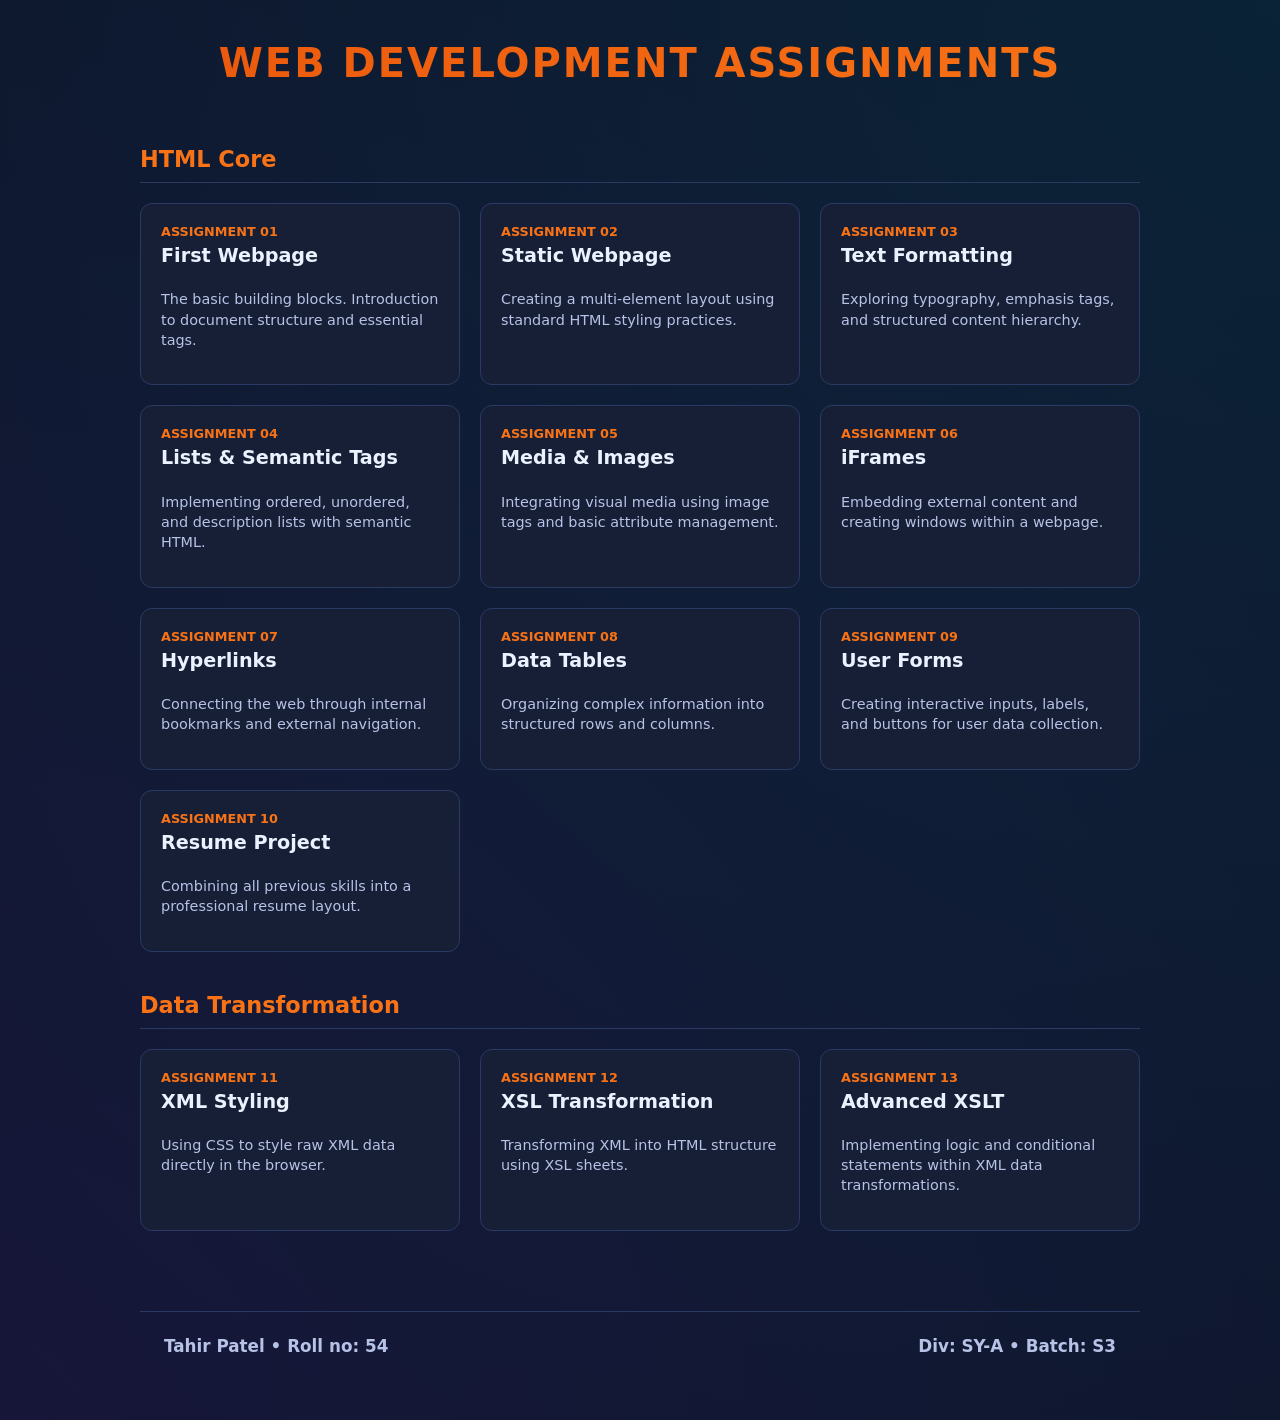
<file: index.html>
<!doctype html>
<html lang="en">
<head>
  <meta charset="UTF-8" />
  <meta name="viewport" content="width=device-width, initial-scale=1.0" />
  <title>Web Development Portfolio</title>
  <style>
    :root {
      --bg-dark: #0b1224;
      --bg-card: #161f35;
      --border: #2b3a64;
      --text-main: #eaf1ff;
      --text-muted: #b7c3e6;
      --accent: #f97316;
      --accent-grad: linear-gradient(135deg, #ea580c, #f97316);

    }

    body {
      margin: 0;
      padding: 0;
      font-family: 'Inter', system-ui, sans-serif;
      background-color: var(--bg-dark);
      color: var(--text-main);
      background-image: radial-gradient(circle at top right, rgba(6,182,212,0.1), transparent),
                        radial-gradient(circle at bottom left, rgba(124,58,237,0.1), transparent);
    }

    .container {
      max-width: 1000px;
      margin: 0 auto;
      padding: 40px 20px;
    }

    header {
      text-align: center;
      margin-bottom: 60px;
    }

    h1 {
      font-size: 2.5rem;
      letter-spacing: 2px;
      margin: 0;
      background: var(--accent-grad);
      -webkit-background-clip: text;
      -webkit-text-fill-color: transparent;
      text-transform: uppercase;
    }

    h2 {
      font-size: 1.4rem;
      border-bottom: 1px solid var(--border);
      padding-bottom: 10px;
      margin: 40px 0 20px;
      color: var(--accent);
    }

    .grid {
      display: grid;
      grid-template-columns: repeat(auto-fill, minmax(300px, 1fr));
      gap: 20px;
    }

    .card {
      background: var(--bg-card);
      border: 1px solid var(--border);
      border-radius: 12px;
      padding: 20px;
      text-decoration: none;
      color: inherit;
      transition: transform 0.2s ease, border-color 0.2s ease;
      display: flex;
      flex-direction: column;
    }

    .card:hover {
      transform: translateY(-5px);
      border-color: var(--accent);
      background: rgba(22, 31, 53, 0.8);
    }

    .card-num {
      font-size: 0.8rem;
      font-weight: bold;
      color: var(--accent);
      text-transform: uppercase;
      margin-bottom: 5px;
    }

    .card-title {
      font-size: 1.2rem;
      font-weight: 600;
      margin-bottom: 8px;
    }

    .card-desc {
      font-size: 0.9rem;
      color: var(--text-muted);
      line-height: 1.4;
    }

    footer {
      margin-top: 80px;
      padding: 24px;
      border-top: 1px solid var(--border);
      display: flex;
      justify-content: space-between;
      color: var(--text-muted);
      font-size: 1.05rem;
      font-weight: 600;
    }

    @media (max-width: 600px) {
      .grid { grid-template-columns: 1fr; }
      footer { flex-direction: column; gap: 10px; text-align: center; }
    }
  </style>
</head>
<body>

  <div class="container">
    <header>
      <h1>WEB DEVELOPMENT ASSIGNMENTS</h1>
    </header>

    <section>
      <h2>HTML Core</h2>
      <div class="grid">
        <a href="assignment1_first_webpage.html" class="card">
          <span class="card-num">Assignment 01</span>
          <div class="card-title">First Webpage</div>
          <p class="card-desc">The basic building blocks. Introduction to document structure and essential tags.</p>
        </a>

        <a href="Assignment2_static_webpage.html" class="card">
          <span class="card-num">Assignment 02</span>
          <div class="card-title">Static Webpage</div>
          <p class="card-desc">Creating a multi-element layout using standard HTML styling practices.</p>
        </a>

        <a href="Assignment3_text_formatting.html" class="card">
          <span class="card-num">Assignment 03</span>
          <div class="card-title">Text Formatting</div>
          <p class="card-desc">Exploring typography, emphasis tags, and structured content hierarchy.</p>
        </a>

        <a href="Assignment4_lists_tags.html" class="card">
          <span class="card-num">Assignment 04</span>
          <div class="card-title">Lists & Semantic Tags</div>
          <p class="card-desc">Implementing ordered, unordered, and description lists with semantic HTML.</p>
        </a>

        <a href="Assignment5_IMGTags.html" class="card">
          <span class="card-num">Assignment 05</span>
          <div class="card-title">Media & Images</div>
          <p class="card-desc">Integrating visual media using image tags and basic attribute management.</p>
        </a>

        <a href="assignment6_iFrames.html" class="card">
          <span class="card-num">Assignment 06</span>
          <div class="card-title">iFrames</div>
          <p class="card-desc">Embedding external content and creating windows within a webpage.</p>
        </a>

        <a href="Assignment7_Hyperlink.html" class="card">
          <span class="card-num">Assignment 07</span>
          <div class="card-title">Hyperlinks</div>
          <p class="card-desc">Connecting the web through internal bookmarks and external navigation.</p>
        </a>

        <a href="Assignment8_Table.html" class="card">
          <span class="card-num">Assignment 08</span>
          <div class="card-title">Data Tables</div>
          <p class="card-desc">Organizing complex information into structured rows and columns.</p>
        </a>

        <a href="Assignment9_Forms.html" class="card">
          <span class="card-num">Assignment 09</span>
          <div class="card-title">User Forms</div>
          <p class="card-desc">Creating interactive inputs, labels, and buttons for user data collection.</p>
        </a>

        <a href="Assignment10_Resume_Webpage.html" class="card">
          <span class="card-num">Assignment 10</span>
          <div class="card-title">Resume Project</div>
          <p class="card-desc">Combining all previous skills into a professional resume layout.</p>
        </a>
      </div>
    </section>

    <section>
      <h2>Data Transformation</h2>
      <div class="grid">
        <a href="experiment 11/index.xml" class="card">
          <span class="card-num">Assignment 11</span>
          <div class="card-title">XML Styling</div>
          <p class="card-desc">Using CSS to style raw XML data directly in the browser.</p>
        </a>

        <a href="Experimentno12/index.html" class="card">
          <span class="card-num">Assignment 12</span>
          <div class="card-title">XSL Transformation</div>
          <p class="card-desc">Transforming XML into HTML structure using XSL sheets.</p>
        </a>

        <a href="Experiment 13/index.html" class="card">
          <span class="card-num">Assignment 13</span>
          <div class="card-title">Advanced XSLT</div>
          <p class="card-desc">Implementing logic and conditional statements within XML data transformations.</p>
        </a>
      </div>
    </section>

    <footer>
      <span>Tahir Patel • Roll no: 54</span>
      <span>Div: SY-A • Batch: S3</span>
    </footer>
  </div>

</body>
</html>
</file>
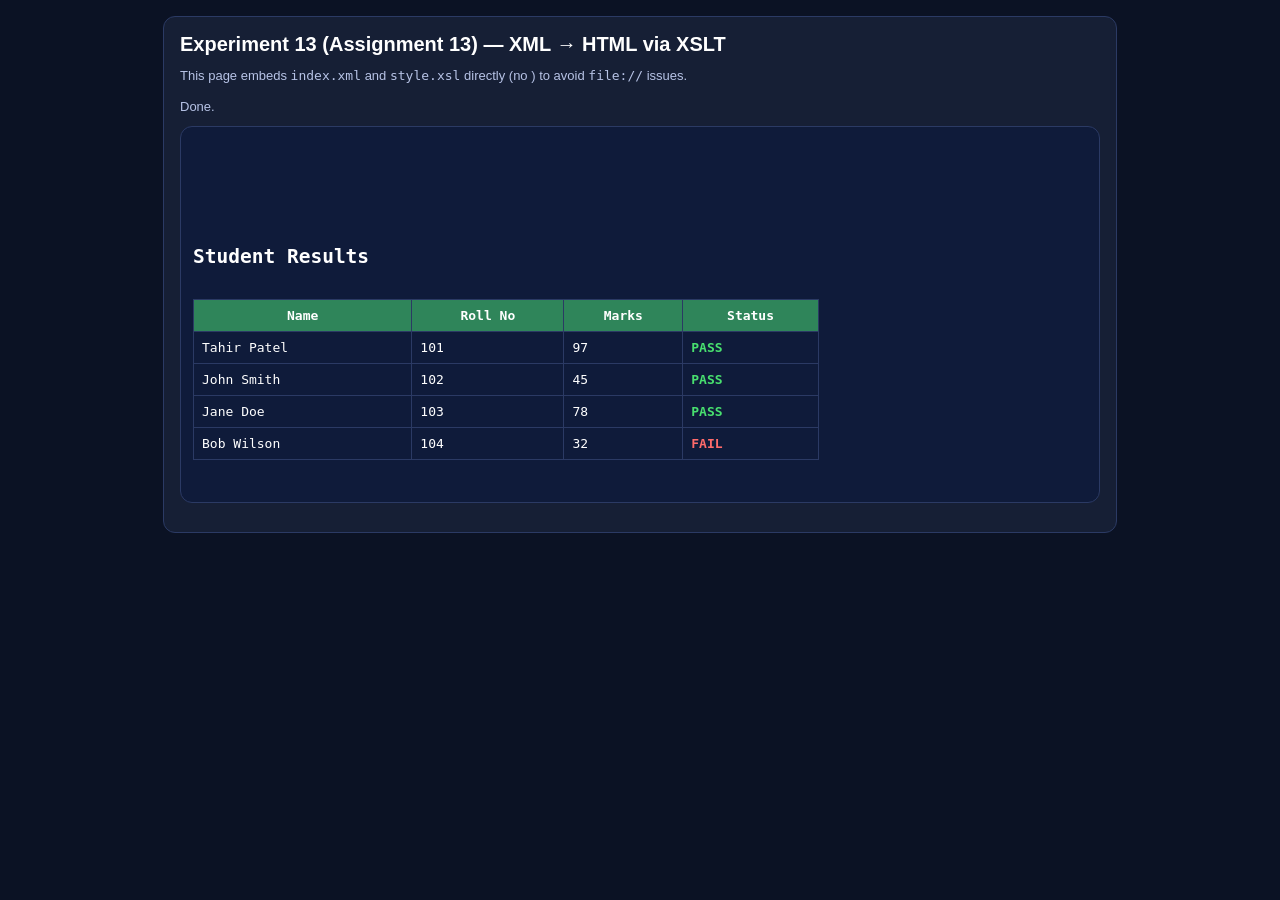
<file: Experiment 13/index.html>
<!doctype html>
<html lang="en">
<head>
  <meta charset="UTF-8" />
  <meta name="viewport" content="width=device-width, initial-scale=1.0" />
  <title>Experiment 13 - XSLT (Student Results)</title>
  <style>
    body{font-family:system-ui,Segoe UI,Roboto,Arial,sans-serif;margin:0;padding:24px;background:#0b1224;color:#eaf1ff}
    .box{max-width:920px;margin:0 auto;border:1px solid #2b3a64;border-radius:12px;padding:16px;background:#161f35}
    h1{font-size:20px;margin:0 0 12px}
    .meta{color:#b7c3e6;font-size:13px;margin:0 0 16px}
    pre{white-space:pre-wrap;word-break:break-word;background:#0f1b3a;border:1px solid #2b3a64;padding:12px;border-radius:12px;margin-top:12px}
    #status{margin:10px 0;color:#b7c3e6;font-size:13px}
    .err{color:#ffb4b4}
  </style>
</head>
<body>
  <div class="box">
    <h1>Experiment 13 (Assignment 13) — XML → HTML via XSLT</h1>
    <p class="meta">
      This page embeds <code>index.xml</code> and <code>style.xsl</code> directly (no <code><?xml-stylesheet?></code>) to avoid
      <code>file://</code> issues.
    </p>
    <div id="status">Preparing…</div>
    <div id="out"></div>
  </div>

  <script>
    const XML_TEXT = `<?xml version="1.0" encoding="UTF-8"?>
<students>
    <student>
        <name>Tahir Patel</name>
        <roll>101</roll>
        <marks>97</marks>
    </student>
    <student>
        <name>John Smith</name>
        <roll>102</roll>
        <marks>45</marks>
    </student>
    <student>
        <name>Jane Doe</name>
        <roll>103</roll>
        <marks>78</marks>
    </student>
    <student>
        <name>Bob Wilson</name>
        <roll>104</roll>
        <marks>32</marks>
    </student>
</students>`;

    const XSL_TEXT = `<?xml version="1.0" encoding="UTF-8"?>
<xsl:stylesheet version="1.0" xmlns:xsl="http://www.w3.org/1999/XSL/Transform">
<xsl:output method="html" encoding="UTF-8" indent="yes"/>

<xsl:template match="/">
  <html>
    <head>
      <title>Experiment 13 - Student Results</title>
      <style>
        body { font-family: Arial, sans-serif; background: #0b1224; color: #ffffff; padding: 16px; }
        table { border-collapse: collapse; width: 70%; }
        th, td { border: 1px solid #2b3a64; padding: 8px; color:#ffffff; }
        th { background: #2f855a; color: #fff; }
        .pass { color: #48e06f; font-weight: bold; }
        .fail { color: #ff6b6b; font-weight: bold; }
      </style>
    </head>
    <body>
      <h2>Student Results</h2>
      <table>
        <tr>
          <th>Name</th>
          <th>Roll No</th>
          <th>Marks</th>
          <th>Status</th>
        </tr>
        <xsl:for-each select="students/student">
          <tr>
            <td><xsl:value-of select="name"/></td>
            <td><xsl:value-of select="roll"/></td>
            <td><xsl:value-of select="marks"/></td>
            <td>
              <xsl:choose>
                <xsl:when test="marks >= 40"><span class="pass">PASS</span></xsl:when>
                <xsl:otherwise><span class="fail">FAIL</span></xsl:otherwise>
              </xsl:choose>
            </td>
          </tr>
        </xsl:for-each>
      </table>
    </body>
  </html>
</xsl:template>

</xsl:stylesheet>`;

    function parseXml(text){
      const parser = new DOMParser();
      const doc = parser.parseFromString(text, "application/xml");
      const parseError = doc.getElementsByTagName("parsererror")[0];
      if (parseError) throw new Error("Failed to parse XML/XSL.");
      return doc;
    }

    (function run(){
      const status = document.getElementById("status");
      const out = document.getElementById("out");

      try{
        status.textContent = "Transforming…";

        const xmlDoc = parseXml(XML_TEXT);
        const xslDoc = parseXml(XSL_TEXT);

        const processor = new XSLTProcessor();
        processor.importStylesheet(xslDoc);

        const resultDoc = processor.transformToDocument(xmlDoc);
        const serializer = new XMLSerializer();
        const htmlString = serializer.serializeToString(resultDoc);

        out.innerHTML = "<pre>" + htmlString + "</pre>";
        status.textContent = "Done.";
      }catch(e){
        status.innerHTML = "Error: <span class='err'>" + (e && e.message ? e.message : String(e)) + "</span>";
        out.innerHTML = "";
      }
    })();
  </script>
</body>
</html>
</file>
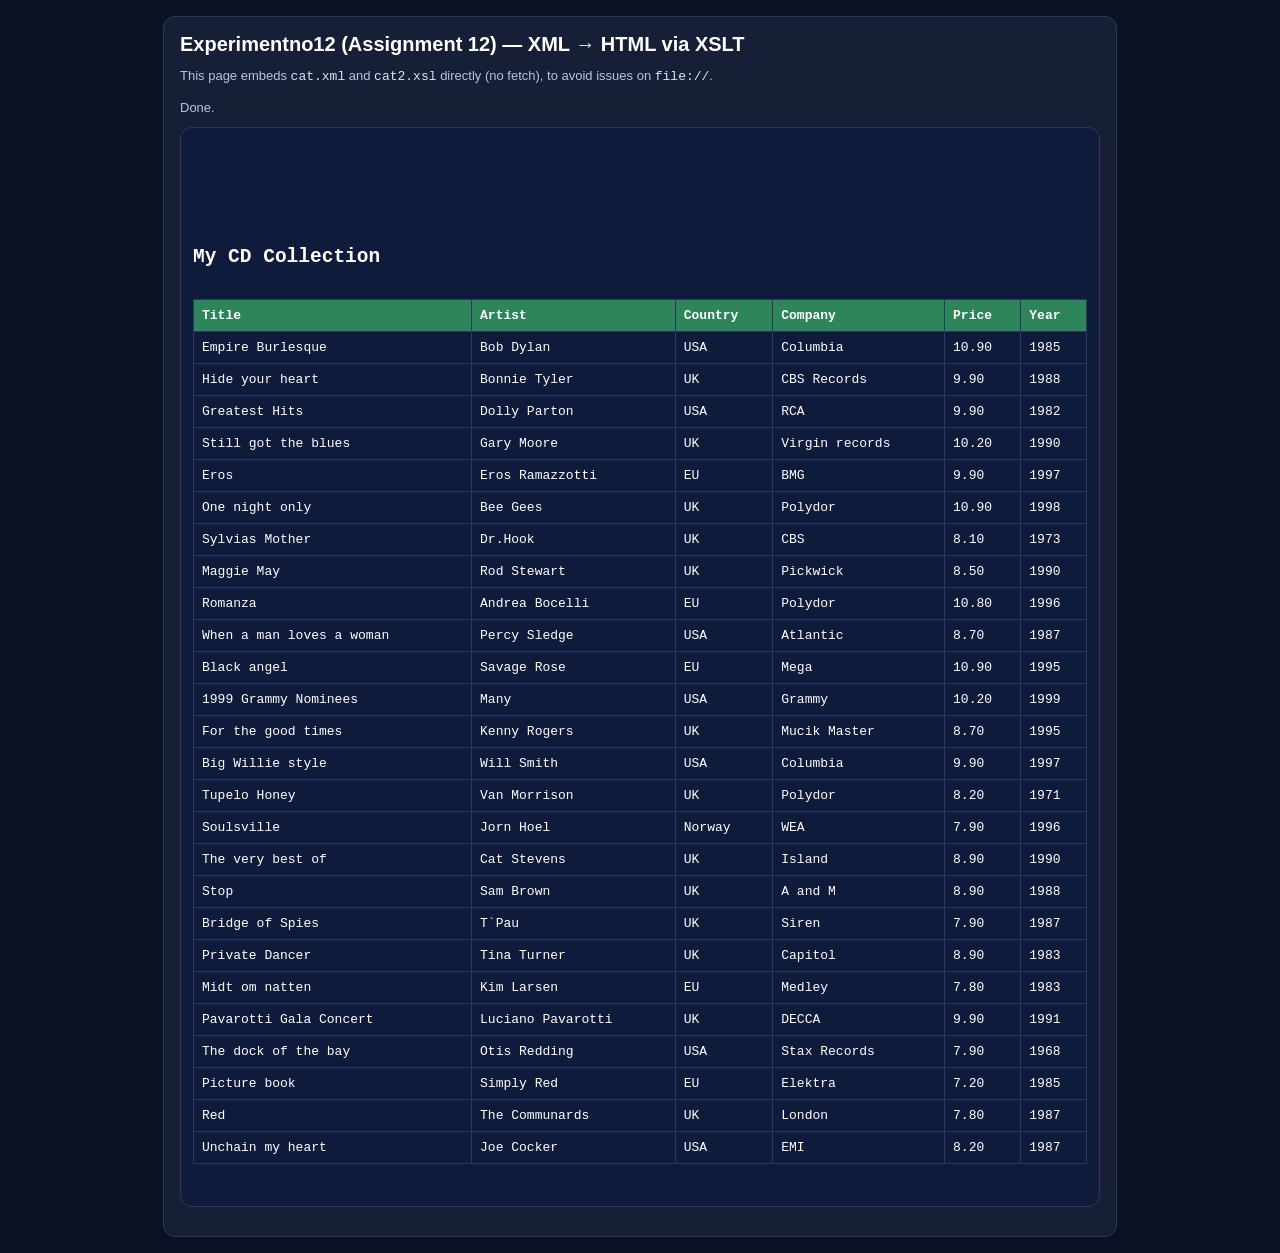
<file: Experimentno12/index.html>
<!doctype html>
<html lang="en">
<head>
  <meta charset="UTF-8" />
  <meta name="viewport" content="width=device-width, initial-scale=1.0" />
  <title>Experimentno12 - XSLT Transformation</title>
  <style>
    body{font-family:system-ui,Segoe UI,Roboto,Arial,sans-serif;margin:0;padding:24px;background:#0b1224;color:#eaf1ff}
    .box{max-width:920px;margin:0 auto;border:1px solid #2b3a64;border-radius:12px;padding:16px;background:#161f35}
    h1{font-size:20px;margin:0 0 12px}
    .meta{color:#b7c3e6;font-size:13px;margin:0 0 16px}
    pre{white-space:pre-wrap;word-break:break-word;background:#0f1b3a;border:1px solid #2b3a64;padding:12px;border-radius:12px;margin-top:12px}
    #status{margin:10px 0;color:#b7c3e6;font-size:13px}
    .err{color:#ffb4b4}
    code{color:#cfe9ff}
  </style>
</head>
<body>
  <div class="box">
    <h1>Experimentno12 (Assignment 12) — XML → HTML via XSLT</h1>
    <p class="meta">
      This page embeds <code>cat.xml</code> and <code>cat2.xsl</code> directly (no fetch), to avoid issues on <code>file://</code>.
    </p>
    <div id="status">Preparing…</div>
    <div id="out"></div>
  </div>

  <script>
    const XML_TEXT = `<?xml version="1.0" encoding="UTF-8"?>
<catalog>
  <cd>
    <title>Empire Burlesque</title>
    <artist>Bob Dylan</artist>
    <country>USA</country>
    <company>Columbia</company>
    <price>10.90</price>
    <year>1985</year>
  </cd>
  <cd>
    <title>Hide your heart</title>
    <artist>Bonnie Tyler</artist>
    <country>UK</country>
    <company>CBS Records</company>
    <price>9.90</price>
    <year>1988</year>
  </cd>
  <cd>
    <title>Greatest Hits</title>
    <artist>Dolly Parton</artist>
    <country>USA</country>
    <company>RCA</company>
    <price>9.90</price>
    <year>1982</year>
  </cd>
  <cd>
    <title>Still got the blues</title>
    <artist>Gary Moore</artist>
    <country>UK</country>
    <company>Virgin records</company>
    <price>10.20</price>
    <year>1990</year>
  </cd>
  <cd>
    <title>Eros</title>
    <artist>Eros Ramazzotti</artist>
    <country>EU</country>
    <company>BMG</company>
    <price>9.90</price>
    <year>1997</year>
  </cd>
  <cd>
    <title>One night only</title>
    <artist>Bee Gees</artist>
    <country>UK</country>
    <company>Polydor</company>
    <price>10.90</price>
    <year>1998</year>
  </cd>
  <cd>
    <title>Sylvias Mother</title>
    <artist>Dr.Hook</artist>
    <country>UK</country>
    <company>CBS</company>
    <price>8.10</price>
    <year>1973</year>
  </cd>
  <cd>
    <title>Maggie May</title>
    <artist>Rod Stewart</artist>
    <country>UK</country>
    <company>Pickwick</company>
    <price>8.50</price>
    <year>1990</year>
  </cd>
  <cd>
    <title>Romanza</title>
    <artist>Andrea Bocelli</artist>
    <country>EU</country>
    <company>Polydor</company>
    <price>10.80</price>
    <year>1996</year>
  </cd>
  <cd>
    <title>When a man loves a woman</title>
    <artist>Percy Sledge</artist>
    <country>USA</country>
    <company>Atlantic</company>
    <price>8.70</price>
    <year>1987</year>
  </cd>
  <cd>
    <title>Black angel</title>
    <artist>Savage Rose</artist>
    <country>EU</country>
    <company>Mega</company>
    <price>10.90</price>
    <year>1995</year>
  </cd>
  <cd>
    <title>1999 Grammy Nominees</title>
    <artist>Many</artist>
    <country>USA</country>
    <company>Grammy</company>
    <price>10.20</price>
    <year>1999</year>
  </cd>
  <cd>
    <title>For the good times</title>
    <artist>Kenny Rogers</artist>
    <country>UK</country>
    <company>Mucik Master</company>
    <price>8.70</price>
    <year>1995</year>
  </cd>
  <cd>
    <title>Big Willie style</title>
    <artist>Will Smith</artist>
    <country>USA</country>
    <company>Columbia</company>
    <price>9.90</price>
    <year>1997</year>
  </cd>
  <cd>
    <title>Tupelo Honey</title>
    <artist>Van Morrison</artist>
    <country>UK</country>
    <company>Polydor</company>
    <price>8.20</price>
    <year>1971</year>
  </cd>
  <cd>
    <title>Soulsville</title>
    <artist>Jorn Hoel</artist>
    <country>Norway</country>
    <company>WEA</company>
    <price>7.90</price>
    <year>1996</year>
  </cd>
  <cd>
    <title>The very best of</title>
    <artist>Cat Stevens</artist>
    <country>UK</country>
    <company>Island</company>
    <price>8.90</price>
    <year>1990</year>
  </cd>
  <cd>
    <title>Stop</title>
    <artist>Sam Brown</artist>
    <country>UK</country>
    <company>A and M</company>
    <price>8.90</price>
    <year>1988</year>
  </cd>
  <cd>
    <title>Bridge of Spies</title>
    <artist>T\`Pau</artist>
    <country>UK</country>
    <company>Siren</company>
    <price>7.90</price>
    <year>1987</year>
  </cd>
  <cd>
    <title>Private Dancer</title>
    <artist>Tina Turner</artist>
    <country>UK</country>
    <company>Capitol</company>
    <price>8.90</price>
    <year>1983</year>
  </cd>
  <cd>
    <title>Midt om natten</title>
    <artist>Kim Larsen</artist>
    <country>EU</country>
    <company>Medley</company>
    <price>7.80</price>
    <year>1983</year>
  </cd>
  <cd>
    <title>Pavarotti Gala Concert</title>
    <artist>Luciano Pavarotti</artist>
    <country>UK</country>
    <company>DECCA</company>
    <price>9.90</price>
    <year>1991</year>
  </cd>
  <cd>
    <title>The dock of the bay</title>
    <artist>Otis Redding</artist>
    <country>USA</country>
    <company>Stax Records</company>
    <price>7.90</price>
    <year>1968</year>
  </cd>
  <cd>
    <title>Picture book</title>
    <artist>Simply Red</artist>
    <country>EU</country>
    <company>Elektra</company>
    <price>7.20</price>
    <year>1985</year>
  </cd>
  <cd>
    <title>Red</title>
    <artist>The Communards</artist>
    <country>UK</country>
    <company>London</company>
    <price>7.80</price>
    <year>1987</year>
  </cd>
  <cd>
    <title>Unchain my heart</title>
    <artist>Joe Cocker</artist>
    <country>USA</country>
    <company>EMI</company>
    <price>8.20</price>
    <year>1987</year>
  </cd>
</catalog>`;

    const XSL_TEXT = `<?xml version="1.0" encoding="UTF-8"?>
<xsl:stylesheet version="1.0" xmlns:xsl="http://www.w3.org/1999/XSL/Transform">
<xsl:output method="html" encoding="UTF-8" indent="yes"/>

<xsl:template match="/">
  <html>
    <head>
      <title>Experiment 12 - CD Catalog</title>
      <style>
        body { font-family: Arial, sans-serif; background: #0b1224; color: #ffffff; padding: 16px; }
        table { border-collapse: collapse; width: 100%; }
        th, td { border: 1px solid #2b3a64; padding: 8px; text-align: left; color:#ffffff; }
        th { background: #2f855a; color:#fff; }
      </style>
    </head>
    <body>
      <h2>My CD Collection</h2>
      <table>
        <tr>
          <th>Title</th>
          <th>Artist</th>
          <th>Country</th>
          <th>Company</th>
          <th>Price</th>
          <th>Year</th>
        </tr>
        <xsl:for-each select="catalog/cd">
          <tr>
            <td><xsl:value-of select="title"/></td>
            <td><xsl:value-of select="artist"/></td>
            <td><xsl:value-of select="country"/></td>
            <td><xsl:value-of select="company"/></td>
            <td><xsl:value-of select="price"/></td>
            <td><xsl:value-of select="year"/></td>
          </tr>
        </xsl:for-each>
      </table>
    </body>
  </html>
</xsl:template>

</xsl:stylesheet>`;

    function parseXml(text){
      const parser = new DOMParser();
      const doc = parser.parseFromString(text, "application/xml");
      const parseError = doc.getElementsByTagName("parsererror")[0];
      if (parseError) throw new Error("Failed to parse XML/XSL.");
      return doc;
    }

    (function run(){
      const status = document.getElementById("status");
      const out = document.getElementById("out");

      try{
        status.textContent = "Transforming…";

        const xmlDoc = parseXml(XML_TEXT);
        const xslDoc = parseXml(XSL_TEXT);

        const processor = new XSLTProcessor();
        processor.importStylesheet(xslDoc);

        const resultDoc = processor.transformToDocument(xmlDoc);

        const serializer = new XMLSerializer();
        const htmlString = serializer.serializeToString(resultDoc);

        // Show result safely as text (no escaping bugs, no innerHTML issues)
        out.innerHTML = "<pre>" + htmlString + "</pre>";
        status.textContent = "Done.";
      }catch(e){
        status.innerHTML = "Error: <span class='err'>" + (e && e.message ? e.message : String(e)) + "</span>";
        out.innerHTML = "";
      }
    })();
  </script>
</body>
</html>
</file>
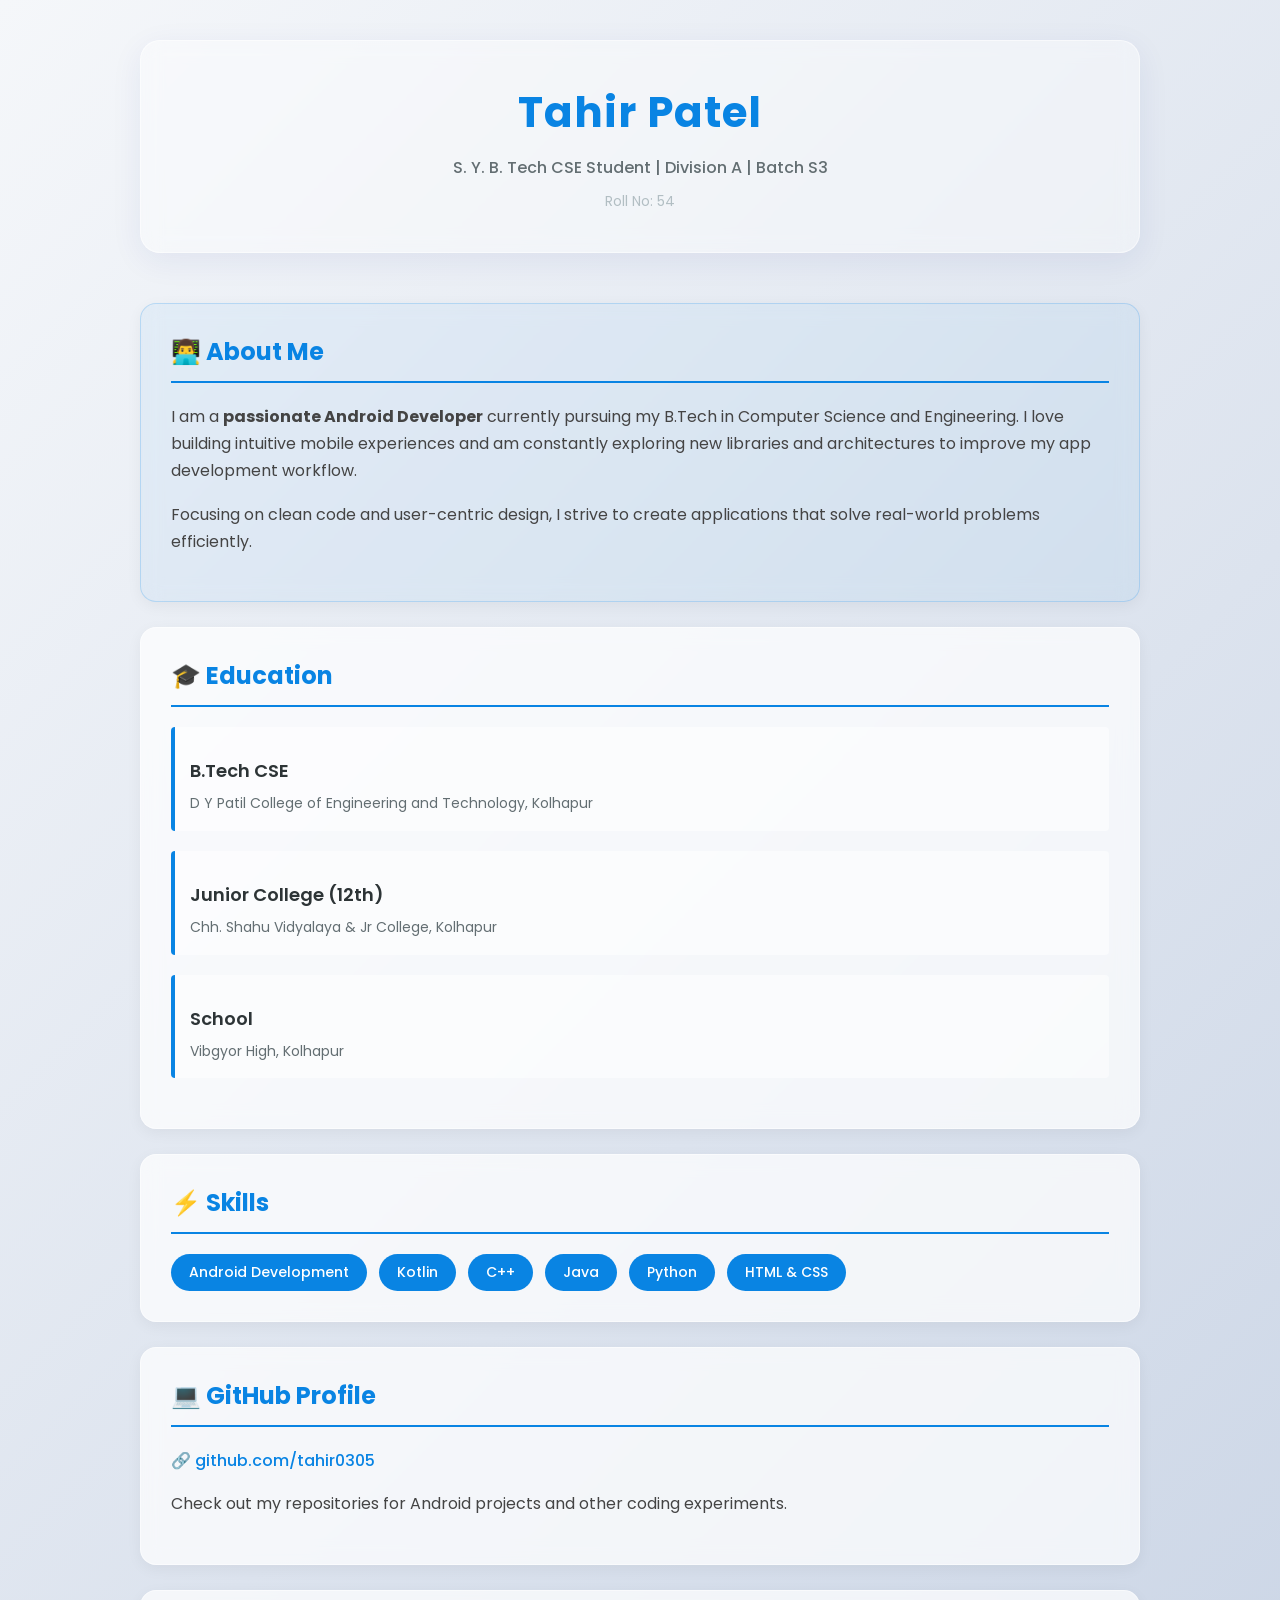
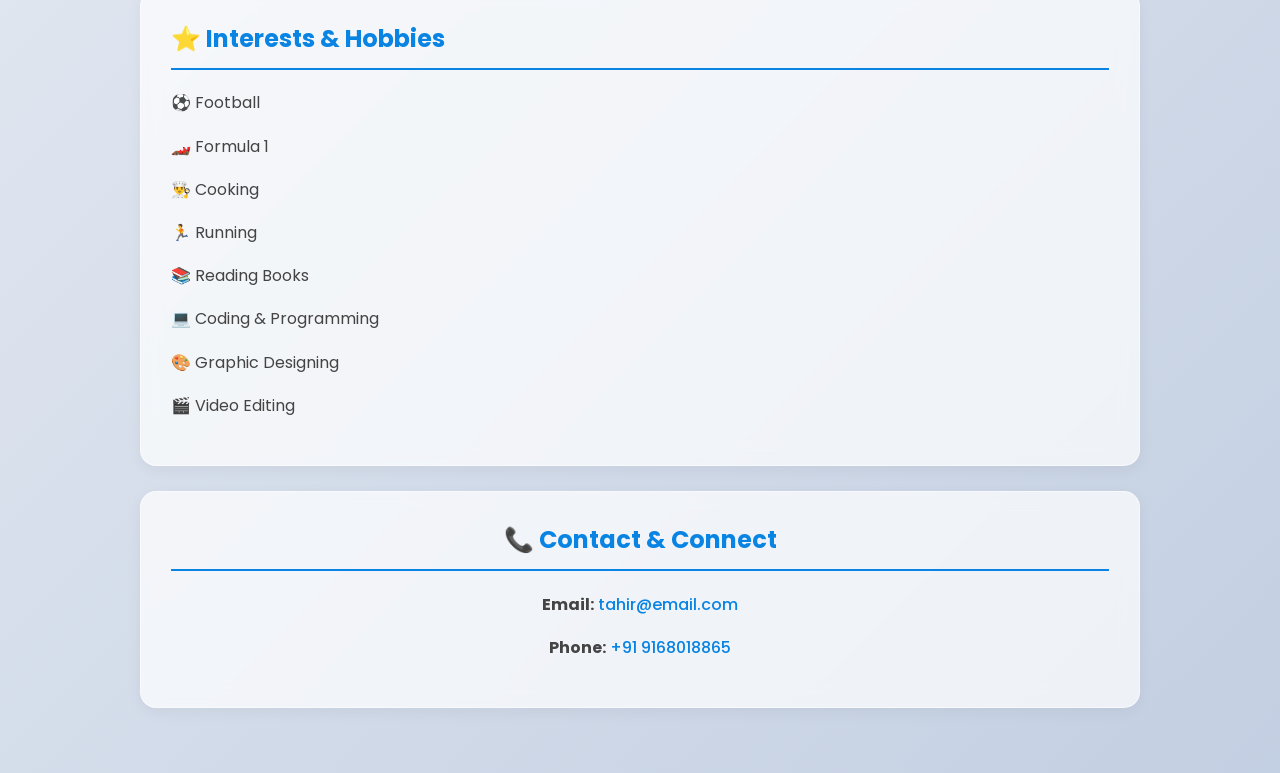
<file: Assignment10_Resume_Webpage.html>
<!DOCTYPE html>
<html lang="en">

<head>
    <meta charset="UTF-8">
    <title>Tahir Patel Resume</title>
    <style>
        @import url('https://fonts.googleapis.com/css2?family=Poppins:wght@300;400;500;600&family=Inter:wght@400;500&display=swap');

        body {
            margin: 0;
            font-family: 'Poppins', sans-serif;
            background: linear-gradient(135deg, #f5f7fa 0%, #c3cfe2 100%);
            color: #2d3436;
            min-height: 100vh;
        }

        .main {
            width: 85%;
            margin: auto;
            padding: 40px 20px;
            max-width: 1000px;
        }

        header {
            text-align: center;
            margin-bottom: 50px;
            padding: 40px 20px;
            background: rgba(255, 255, 255, 0.4);
            backdrop-filter: blur(10px);
            border-radius: 20px;
            border: 1px solid rgba(255, 255, 255, 0.5);
            box-shadow: 0 8px 32px rgba(31, 38, 135, 0.07);
        }

        header h1 {
            font-size: 42px;
            color: #0984e3;
            margin: 0;
            letter-spacing: 1px;
        }

        header p {
            color: #636e72;
            font-size: 16px;
            margin: 10px 0 0 0;
            font-weight: 500;
        }

        .personal-info {
            font-size: 14px;
            color: #b2bec3;
            margin-top: 10px;
        }

        .card {
            background: rgba(255, 255, 255, 0.7);
            backdrop-filter: blur(10px);
            padding: 30px;
            margin: 25px 0;
            border-radius: 16px;
            border: 1px solid rgba(255, 255, 255, 0.5);
            box-shadow: 0 4px 15px rgba(0, 0, 0, 0.05);
        }

        .highlight {
            background: rgba(9, 132, 227, 0.05);
            border: 1px solid rgba(9, 132, 227, 0.2);
        }

        h2 {
            color: #0984e3;
            font-size: 24px;
            border-bottom: 2px solid #0984e3;
            padding-bottom: 12px;
            margin-top: 0;
        }

        h3 {
            color: #2d3436;
            font-size: 18px;
            margin: 15px 0 8px 0;
            font-weight: 600;
        }

        .skills {
            display: flex;
            flex-wrap: wrap;
            gap: 12px;
        }

        .skills span {
            display: inline-block;
            background: #0984e3;
            color: white;
            padding: 8px 18px;
            border-radius: 25px;
            font-weight: 500;
            font-size: 14px;
        }

        .edu {
            margin-bottom: 20px;
            padding: 15px;
            background: rgba(255, 255, 255, 0.5);
            border-left: 4px solid #0984e3;
            border-radius: 4px;
        }

        .edu p {
            margin: 5px 0 0 0;
            color: #636e72;
            font-size: 14px;
        }

        a {
            color: #0984e3;
            text-decoration: none;
            font-weight: 500;
        }

        a:hover {
            text-decoration: underline;
        }

        .contact {
            text-align: center;
        }

        p {
            line-height: 1.7;
            color: #444;
        }

        @media (max-width: 768px) {
            .main { width: 95%; }
            header h1 { font-size: 32px; }
        }
    </style>
</head>

<body>

    <div class="main">

        <header>
            <h1>Tahir Patel</h1>
            <p>S. Y. B. Tech CSE Student | Division A | Batch S3</p>
            <div class="personal-info">Roll No: 54</div>
        </header>

        <section class="card highlight">
            <h2>👨‍💻 About Me</h2>
            <p>
                I am a <strong>passionate Android Developer</strong> currently pursuing my B.Tech in Computer Science and Engineering. I love building intuitive mobile experiences and am constantly exploring new libraries and architectures to improve my app development workflow.
            </p>
            <p>
                Focusing on clean code and user-centric design, I strive to create applications that solve real-world problems efficiently.
            </p>
        </section>

        <section class="card">
            <h2>🎓 Education</h2>

            <div class="edu">
                <h3>B.Tech CSE</h3>
                <p>D Y Patil College of Engineering and Technology, Kolhapur</p>
            </div>

            <div class="edu">
                <h3>Junior College (12th)</h3>
                <p>Chh. Shahu Vidyalaya & Jr College, Kolhapur</p>
            </div>

            <div class="edu">
                <h3>School</h3>
                <p>Vibgyor High, Kolhapur</p>
            </div>
        </section>

        <section class="card">
            <h2>⚡ Skills</h2>
            <div class="skills">
                <span>Android Development</span>
                <span>Kotlin</span>
                <span>C++</span>
                <span>Java</span>
                <span>Python</span>
                <span>HTML & CSS</span>
            </div>
        </section>

        <section class="card">
            <h2>💻 GitHub Profile</h2>
            <p>
                🔗 <a href="https://github.com/tahir0305" target="_blank">
                    github.com/tahir0305
                </a>
            </p>
            <p>
                Check out my repositories for Android projects and other coding experiments.
            </p>
        </section>

        <section class="card">
            <h2>⭐ Interests & Hobbies</h2>
            <p>⚽ Football</p>
            <p>🏎️ Formula 1</p>
            <p>👨‍🍳 Cooking</p>
            <p>🏃 Running</p>
            <p>📚 Reading Books</p>
            <p>💻 Coding & Programming</p>
            <p>🎨 Graphic Designing</p>
            <p>🎬 Video Editing</p>
        </section>

        <section class="card contact">
            <h2>📞 Contact & Connect</h2>
            <p>
                <strong>Email:</strong> <a href="mailto:tahir@email.com">tahir@email.com</a>
            </p>
            <p>
                <strong>Phone:</strong> <a href="tel:+910000000000">+91 9168018865</a>
            </p>
        </section>

    </div>

</body>

</html>
</file>
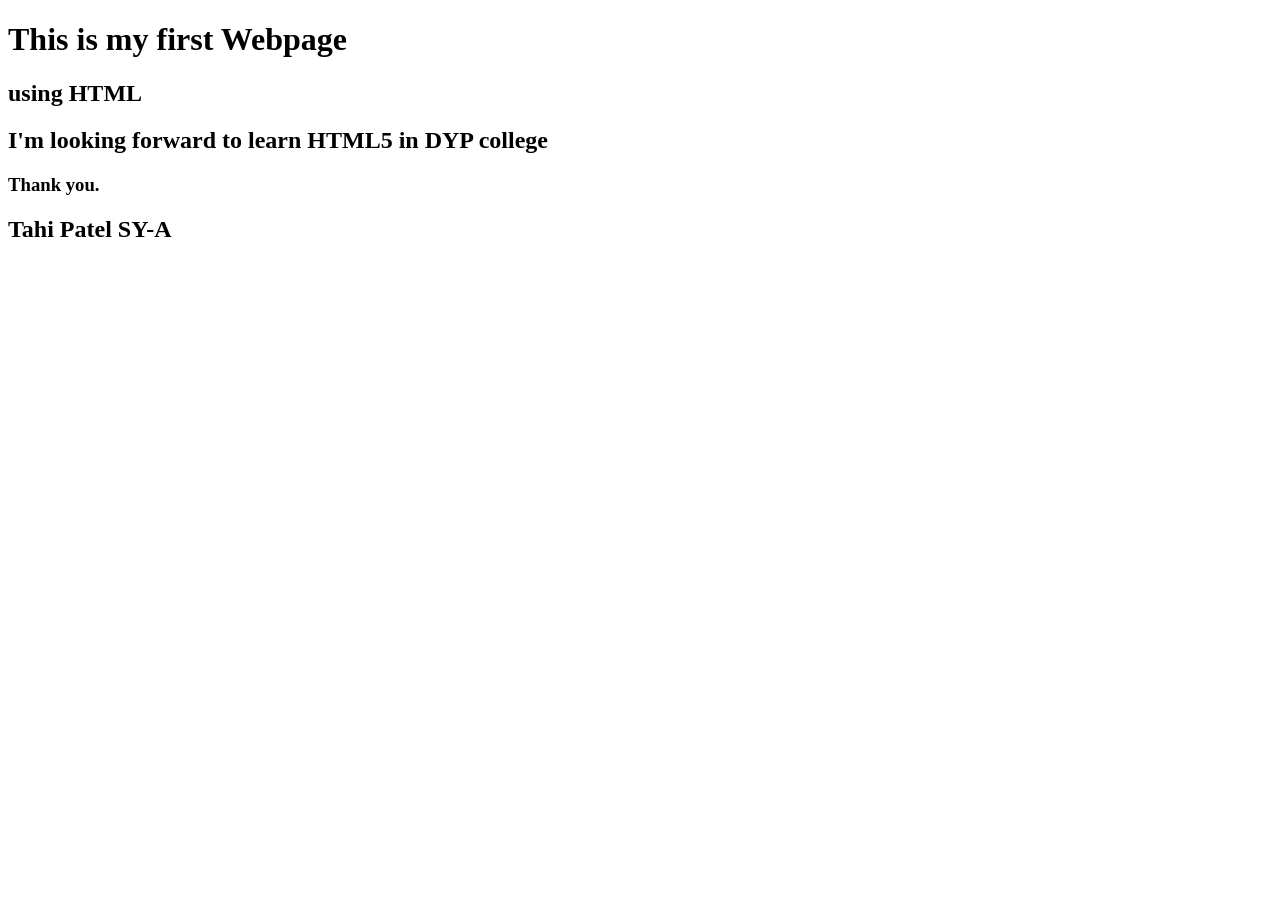
<file: assignment1_first_webpage.html>
<!DOCTYPE html>
<html>
<head>
    <title>Web Development</title>
</head>
<body>

<h1>This is my first Webpage</h1>

<h2>using HTML</h2>

<h2>I'm looking forward to learn HTML5 in DYP college </h2>
<h3>Thank you.</h3>
<h2>Tahi Patel SY-A</h2>
</body>
</html>
</file>
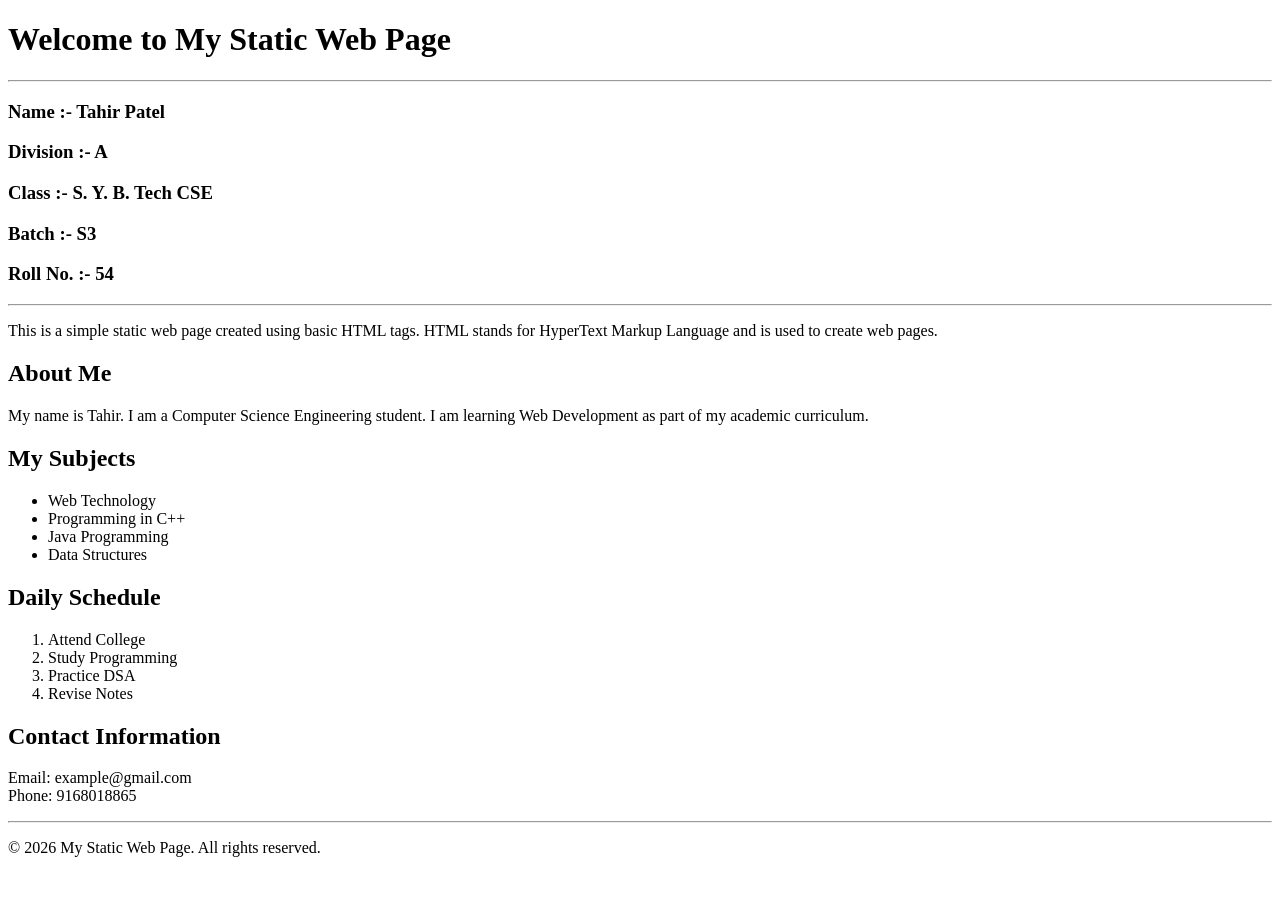
<file: Assignment2_static_webpage.html>
<!DOCTYPE html>
<html>

<head>
    <title>Static Web Page</title>
</head>

<body>
    <h1>Welcome to My Static Web Page</h1>
    <hr>
    <h3>Name :- Tahir Patel</h3>
    <h3>Division :- A</h3>
    <h3>Class :- S. Y. B. Tech CSE</h3>
    <h3>Batch :- S3</h3>
    <h3>Roll No. :- 54</h3>
    <hr>
    <p>
        This is a simple static web page created using basic HTML tags.
        HTML stands for HyperText Markup Language and is used to create web pages.
    </p>
    <h2>About Me</h2>
    <p>
        My name is Tahir. I am a Computer Science Engineering student.
        I am learning Web Development as part of my academic curriculum.
    </p>
    <h2>My Subjects</h2>
    <ul>
        <li>Web Technology</li>
        <li>Programming in C++</li>
        <li>Java Programming</li>
        <li>Data Structures</li>
    </ul>
    <h2>Daily Schedule</h2>
    <ol>
        <li>Attend College</li>
        <li>Study Programming</li>
        <li>Practice DSA</li>
        <li>Revise Notes</li>
    </ol>
    <h2>Contact Information</h2>
    <p>
        Email: example@gmail.com <br>
        Phone: 9168018865
    </p>
    <hr>
    <p>
        © 2026 My Static Web Page. All rights reserved.
    </p>
</body>

</html>
</file>
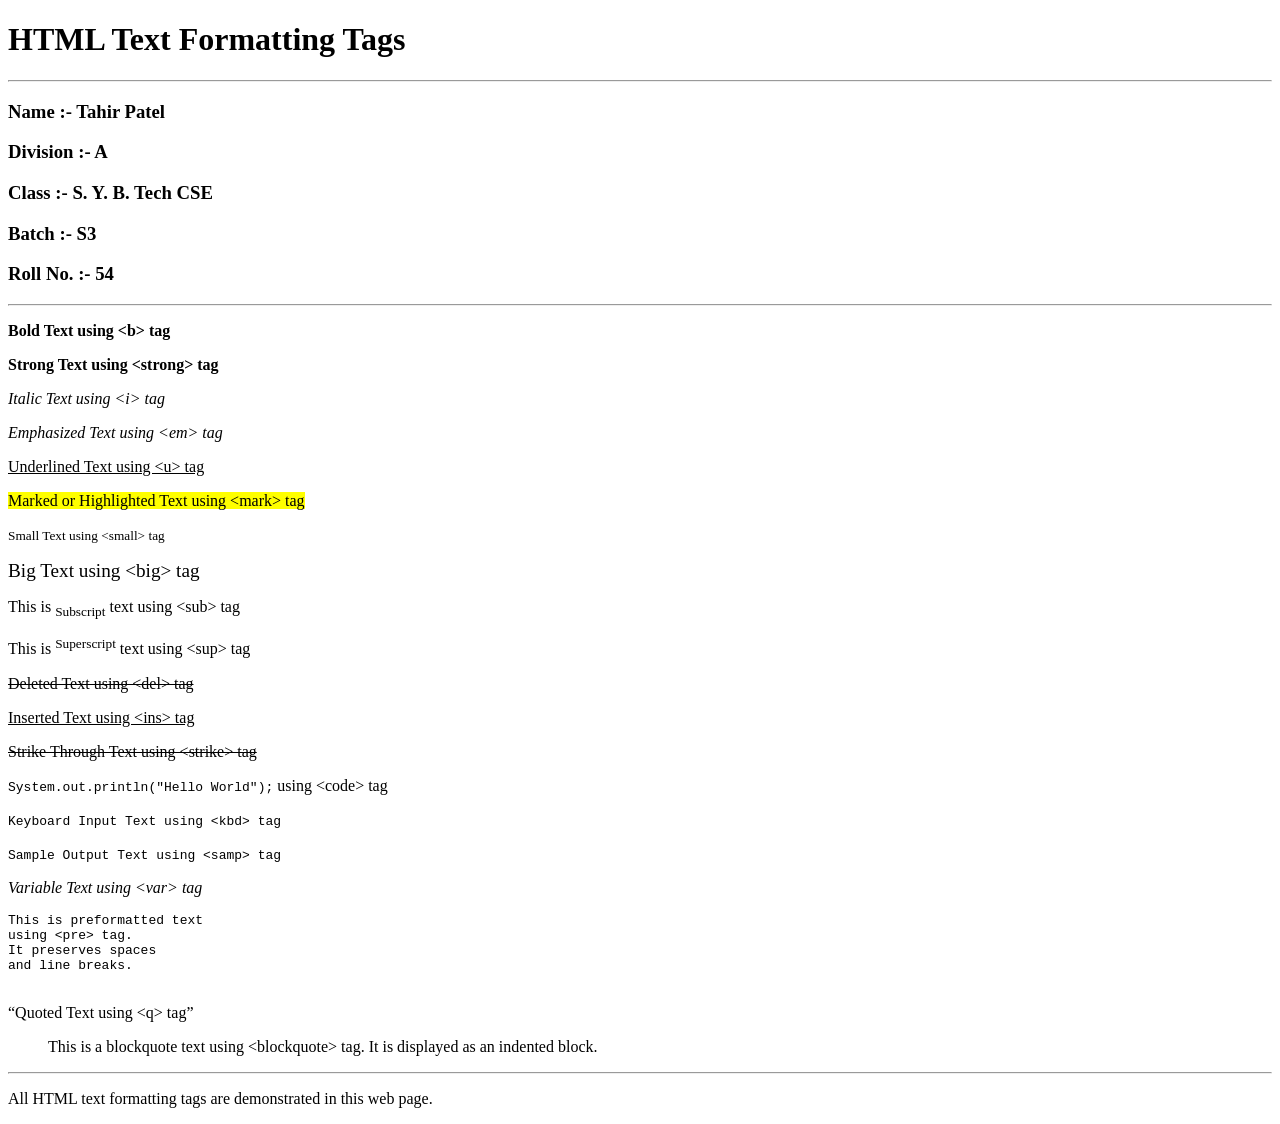
<file: Assignment3_text_formatting.html>
<!DOCTYPE html>
<html>

<head>
    <title>HTML Text Formatting Tags</title>
</head>

<body>
    <h1>HTML Text Formatting Tags</h1>
    <hr>
    <h3>Name :- Tahir Patel</h3>
    <h3>Division :- A</h3>
    <h3>Class :- S. Y. B. Tech CSE</h3>
    <h3>Batch :- S3</h3>
    <h3>Roll No. :- 54</h3>
    <hr>
    <p><b>Bold Text using &lt;b&gt; tag</b></p>
    <p><strong>Strong Text using &lt;strong&gt; tag</strong></p>
    <p><i>Italic Text using &lt;i&gt; tag</i></p>
    <p><em>Emphasized Text using &lt;em&gt; tag</em></p>
    <p><u>Underlined Text using &lt;u&gt; tag</u></p>
    <p><mark>Marked or Highlighted Text using &lt;mark&gt; tag</mark></p>
    <p><small>Small Text using &lt;small&gt; tag</small></p>
    <p><big>Big Text using &lt;big&gt; tag</big></p>
    <p>This is <sub>Subscript</sub> text using &lt;sub&gt; tag</p>
    <p>This is <sup>Superscript</sup> text using &lt;sup&gt; tag</p>
    <p><del>Deleted Text using &lt;del&gt; tag</del></p>
    <p><ins>Inserted Text using &lt;ins&gt; tag</ins></p>
    <p><strike>Strike Through Text using &lt;strike&gt; tag</strike></p>
    <p><code>System.out.println("Hello World");</code> using &lt;code&gt; tag</p>
    <p><kbd>Keyboard Input Text using &lt;kbd&gt; tag</kbd></p>
    <p><samp>Sample Output Text using &lt;samp&gt; tag</samp></p>
    <p><var>Variable Text using &lt;var&gt; tag</var></p>
    <pre>
This is preformatted text
using &lt;pre&gt; tag.
It preserves spaces
and line breaks.
    </pre>
    <p><q>Quoted Text using &lt;q&gt; tag</q></p>
    <blockquote>
        This is a blockquote text using &lt;blockquote&gt; tag.
        It is displayed as an indented block.
    </blockquote>
    <hr>
    <p>All HTML text formatting tags are demonstrated in this web page.</p>
</body>

</html>
</file>
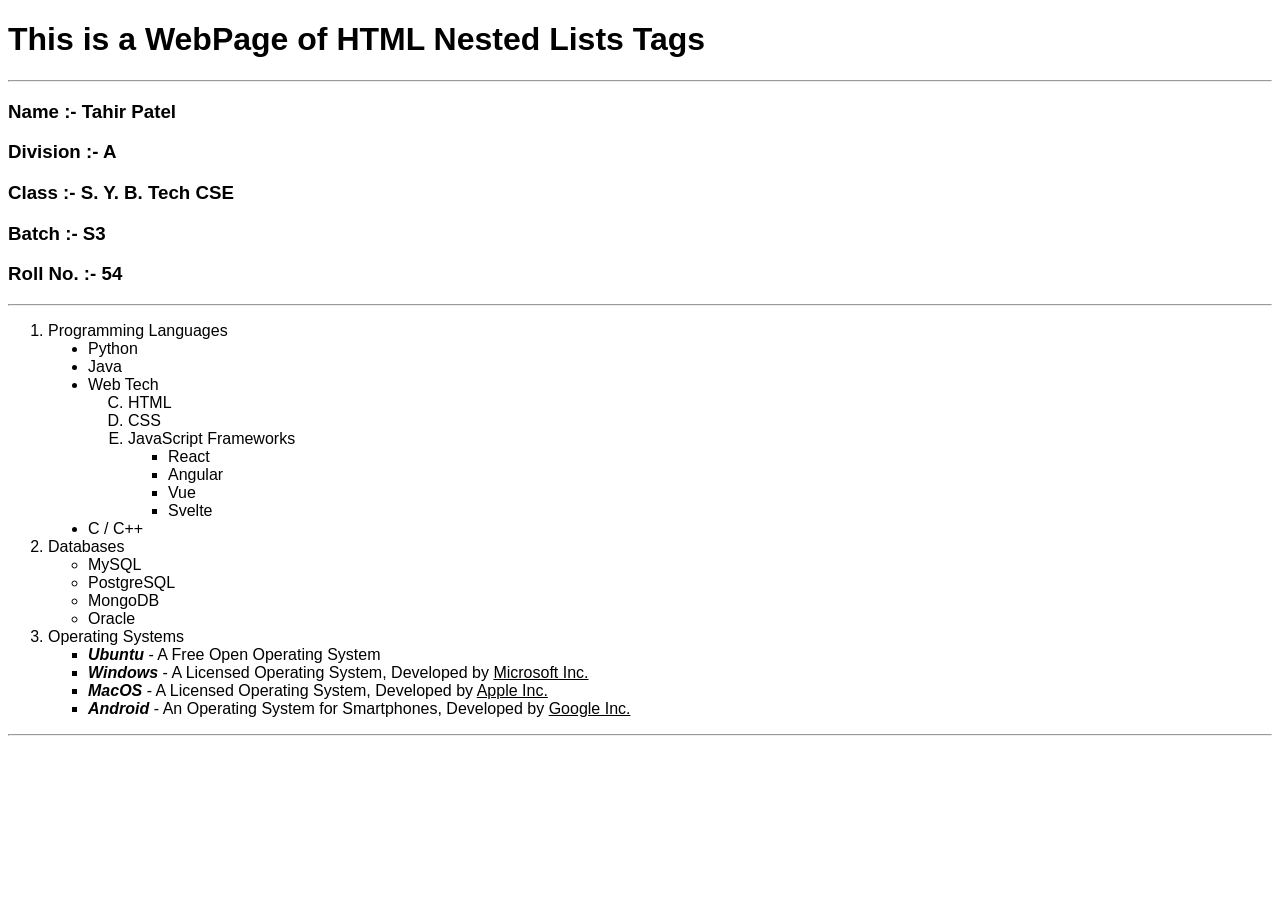
<file: Assignment4_lists_tags.html>
<!DOCTYPE html>
<html lang="en">

<head>
    <meta charset="UTF-8">
    <title>Complex Nested Lists</title>
</head>

<body style="font-family:Arial;">
    <h1>This is a WebPage of HTML Nested Lists Tags</h1>
    <hr>
    <h3>Name :- Tahir Patel</h3>
    <h3>Division :- A</h3>
    <h3>Class :- S. Y. B. Tech CSE</h3>
    <h3>Batch :- S3</h3>
    <h3>Roll No. :- 54</h3>
    <hr>
    <ol type="1" start="1" id="mainOL" class="list main-ol" title="Main Ordered List">
        <li>Programming Languages
            <ul type="disc" start="1" id="ul1" class="list ul-1" title="UL inside OL">
                <li>Python</li>
                <li>Java</li>
                <li>Web Tech
                    <ol type="A" start="3" id="ol2" class="list ol-2" title="OL inside UL">
                        <li>HTML</li>
                        <li>CSS</li>
                        <li>JavaScript Frameworks
                            <ul type="square" start="5" id="ul2" class="list ul-2" title="UL inside OL inside UL">
                                <li>React</li>
                                <li>Angular</li>
                                <li>Vue</li>
                                <li>Svelte</li>
                            </ul>
                        </li>
                    </ol>
                </li>
                <li>C / C++</li>
            </ul>
        </li>

        <li>Databases
            <ul type="circle" start="2" id="ul3" class="list ul-3" title="Database List">
                <li>MySQL</li>
                <li>PostgreSQL</li>
                <li>MongoDB</li>
                <li>Oracle</li>
            </ul>
        </li>

        <li>Operating Systems</li>
        <ul type="square">
            <li><b><i>Ubuntu</i></b> - A Free Open Operating System</li>
            <li><b><i>Windows</i></b> - A Licensed Operating System, Developed by <u>Microsoft Inc.</u></li>
            <li><b><i>MacOS</i></b> - A Licensed Operating System, Developed by <u>Apple Inc.</u></li>
            <li><b><i>Android</i></b> - An Operating System for Smartphones, Developed by <u>Google Inc.</u></li>
        </ul>
    </ol>
    <hr>

</body>

</html>
</file>
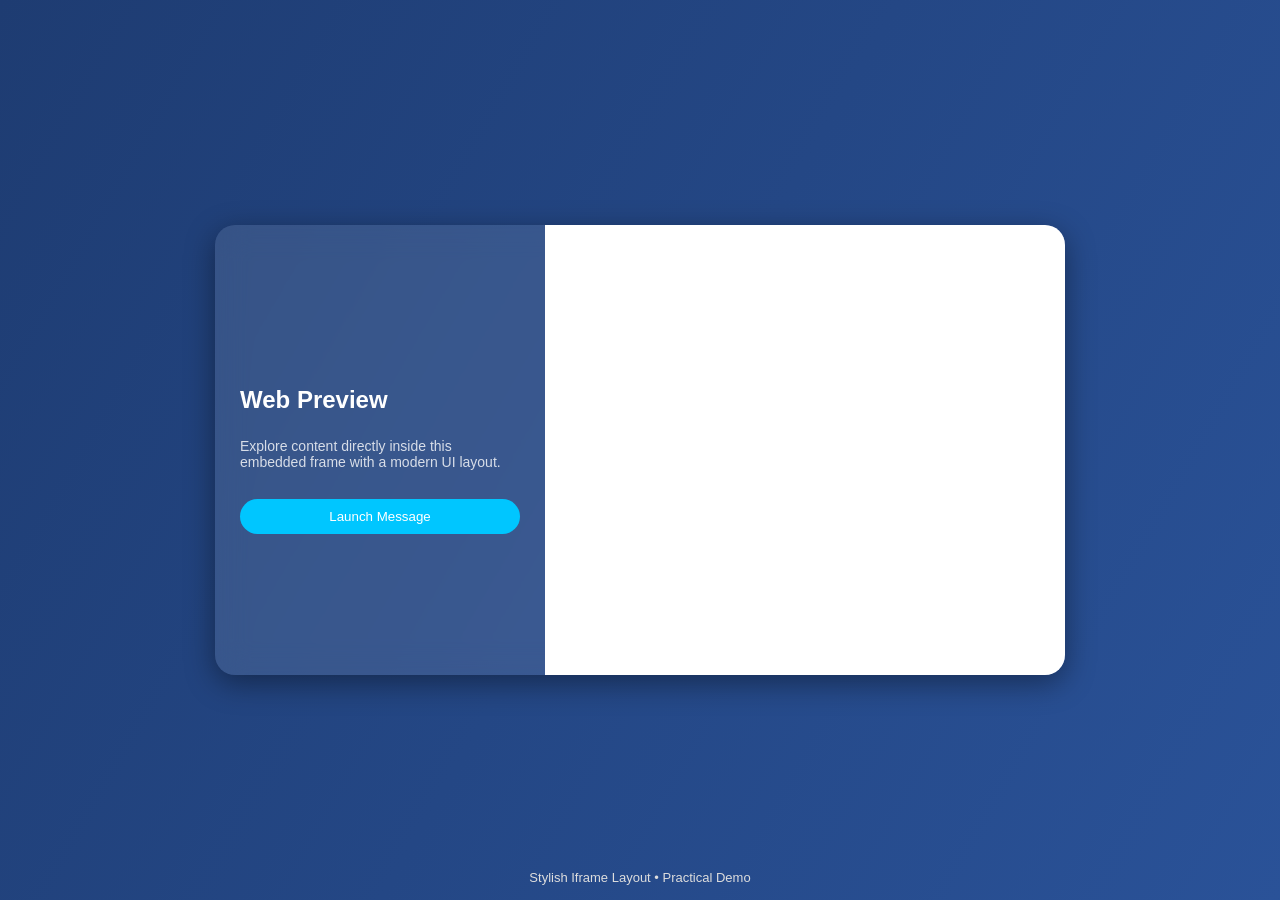
<file: assignment6_iFrames.html>
<!DOCTYPE html>
<html>
<head>
    <title>Modern Iframe Showcase</title>

    <style>
        body {
            margin: 0;
            font-family: 'Poppins', sans-serif;
            background: linear-gradient(120deg, #1e3c72, #2a5298);
            display: flex;
            justify-content: center;
            align-items: center;
            height: 100vh;
        }

        .container {
            display: flex;
            width: 850px;
            height: 450px;
            backdrop-filter: blur(15px);
            background: rgba(255, 255, 255, 0.1);
            border-radius: 20px;
            overflow: hidden;
            box-shadow: 0 8px 30px rgba(0,0,0,0.4);
        }

        .left-panel {
            width: 35%;
            padding: 25px;
            color: white;
            display: flex;
            flex-direction: column;
            justify-content: center;
        }

        .left-panel h2 {
            margin-bottom: 10px;
        }

        .left-panel p {
            font-size: 14px;
            opacity: 0.8;
        }

        .right-panel {
            width: 65%;
            background: #fff;
        }

        iframe {
            width: 100%;
            height: 100%;
            border: none;
        }

        .btn {
            margin-top: 15px;
            padding: 10px;
            border: none;
            border-radius: 20px;
            background: #00c6ff;
            color: white;
            cursor: pointer;
            transition: 0.3s;
        }

        .btn:hover {
            background: #0072ff;
            transform: translateY(-2px);
        }

        .footer {
            position: absolute;
            bottom: 15px;
            color: #ddd;
            font-size: 13px;
        }
    </style>

</head>
<body>

    <div class="container">
        
        <div class="left-panel">
            <h2>Web Preview</h2>
            <p>Explore content directly inside this embedded frame with a modern UI layout.</p>
            
            <button class="btn" onclick="alert('Welcome to the preview!')">
                Launch Message
            </button>
        </div>

        <div class="right-panel">
            <iframe src="https://www.wikipedia.org" title="Preview"></iframe>
        </div>

    </div>

    <div class="footer">
        Stylish Iframe Layout • Practical Demo
    </div>

</body>
</html>
</file>
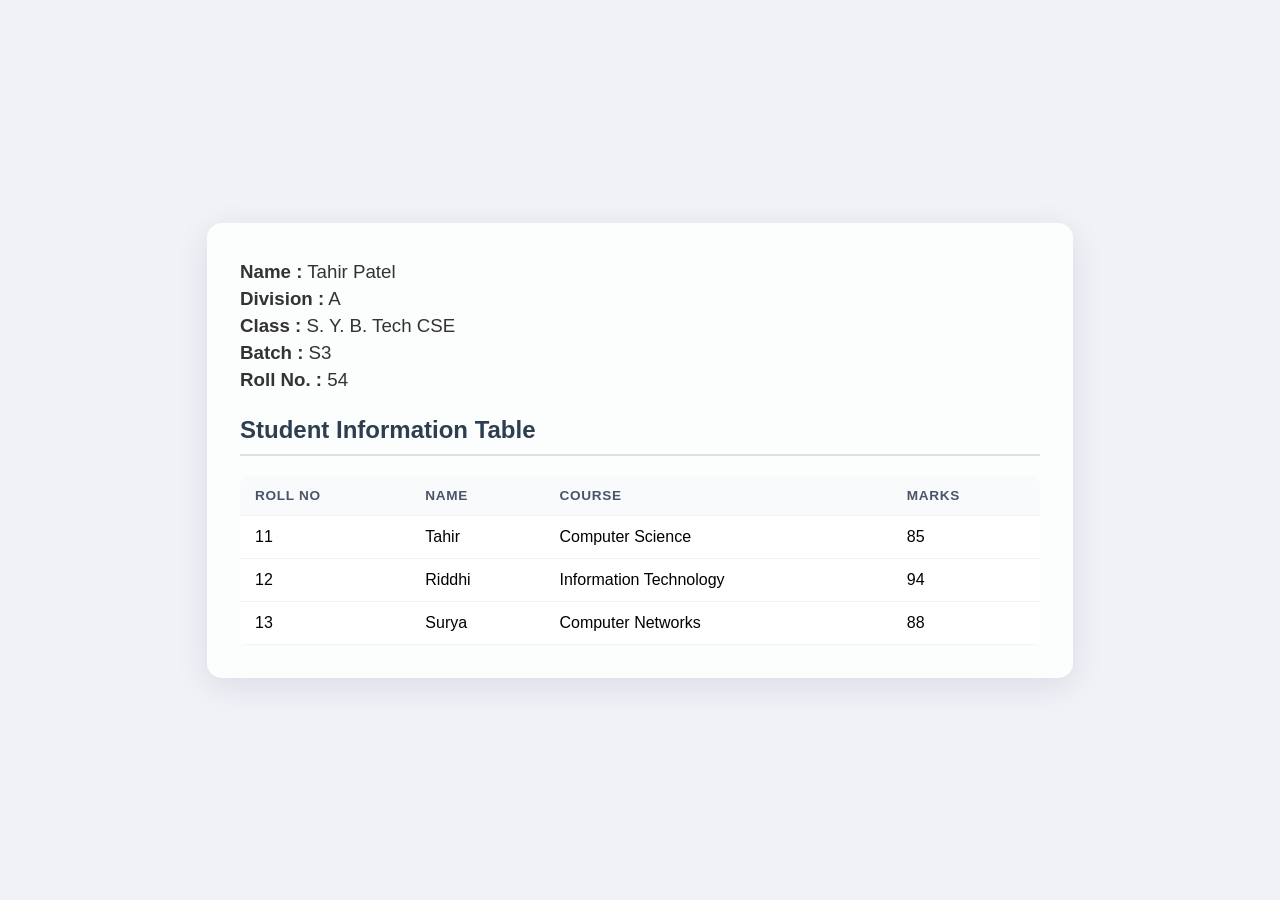
<file: Assignment8_Table.html>
<!DOCTYPE html>
<html lang="en">
<head>
    <meta charset="UTF-8">
    <meta name="viewport" content="width=device-width, initial-scale=1.0">
    <title>Student Information System</title>
    <style>
        body {
            font-family: 'Segoe UI', Tahoma, Geneva, Verdana, sans-serif;
            background-color: #f0f2f5;
            display: flex;
            justify-content: center;
            align-items: center;
            min-height: 100vh;
            margin: 0;
        }

        .container {
            background: rgba(255, 255, 255, 0.8);
            backdrop-filter: blur(10px);
            -webkit-backdrop-filter: blur(10px);
            padding: 2rem;
            border-radius: 15px;
            box-shadow: 0 8px 32px 0 rgba(31, 38, 135, 0.1);
            border: 1px solid rgba(255, 255, 255, 0.18);
            width: 80%;
            max-width: 800px;
        }

        .header-info h3 {
            margin: 5px 0;
            font-weight: 500;
            color: #333;
        }

        h2 {
            color: #2c3e50;
            margin-top: 25px;
            border-bottom: 2px solid #e0e0e0;
            padding-bottom: 10px;
        }

        table {
            width: 100%;
            border-collapse: collapse;
            margin-top: 20px;
            background: white;
            border-radius: 8px;
            overflow: hidden;
        }

        th, td {
            padding: 12px 15px;
            text-align: left;
            border-bottom: 1px solid #edf2f7;
        }

        th {
            background-color: #f8fafc;
            color: #4a5568;
            text-transform: uppercase;
            font-size: 0.85rem;
            letter-spacing: 0.05em;
        }

        tr:hover {
            background-color: #f1f5f9;
        }
    </style>
</head>
<body>

<div class="container">
    <div class="header-info">
        <h3><strong>Name :</strong> Tahir Patel</h3>
        <h3><strong>Division :</strong> A</h3>
        <h3><strong>Class :</strong> S. Y. B. Tech CSE</h3>
        <h3><strong>Batch :</strong> S3</h3>
        <h3><strong>Roll No. :</strong> 54</h3>
    </div>

    <h2>Student Information Table</h2>

    <table>
        <thead>
            <tr>
                <th>Roll no</th>
                <th>Name</th>
                <th>Course</th>
                <th>Marks</th>
            </tr>
        </thead>
        <tbody>
            <tr>
                <td>11</td>
                <td>Tahir</td>
                <td>Computer Science</td>
                <td>85</td>
            </tr>
            <tr>
                <td>12</td>
                <td>Riddhi</td>
                <td>Information Technology</td>
                <td>94</td>
            </tr>
            <tr>
                <td>13</td>
                <td>Surya</td>
                <td>Computer Networks</td>
                <td>88</td>
            </tr>
        </tbody>
    </table>
</div>

</body>
</html>
</file>
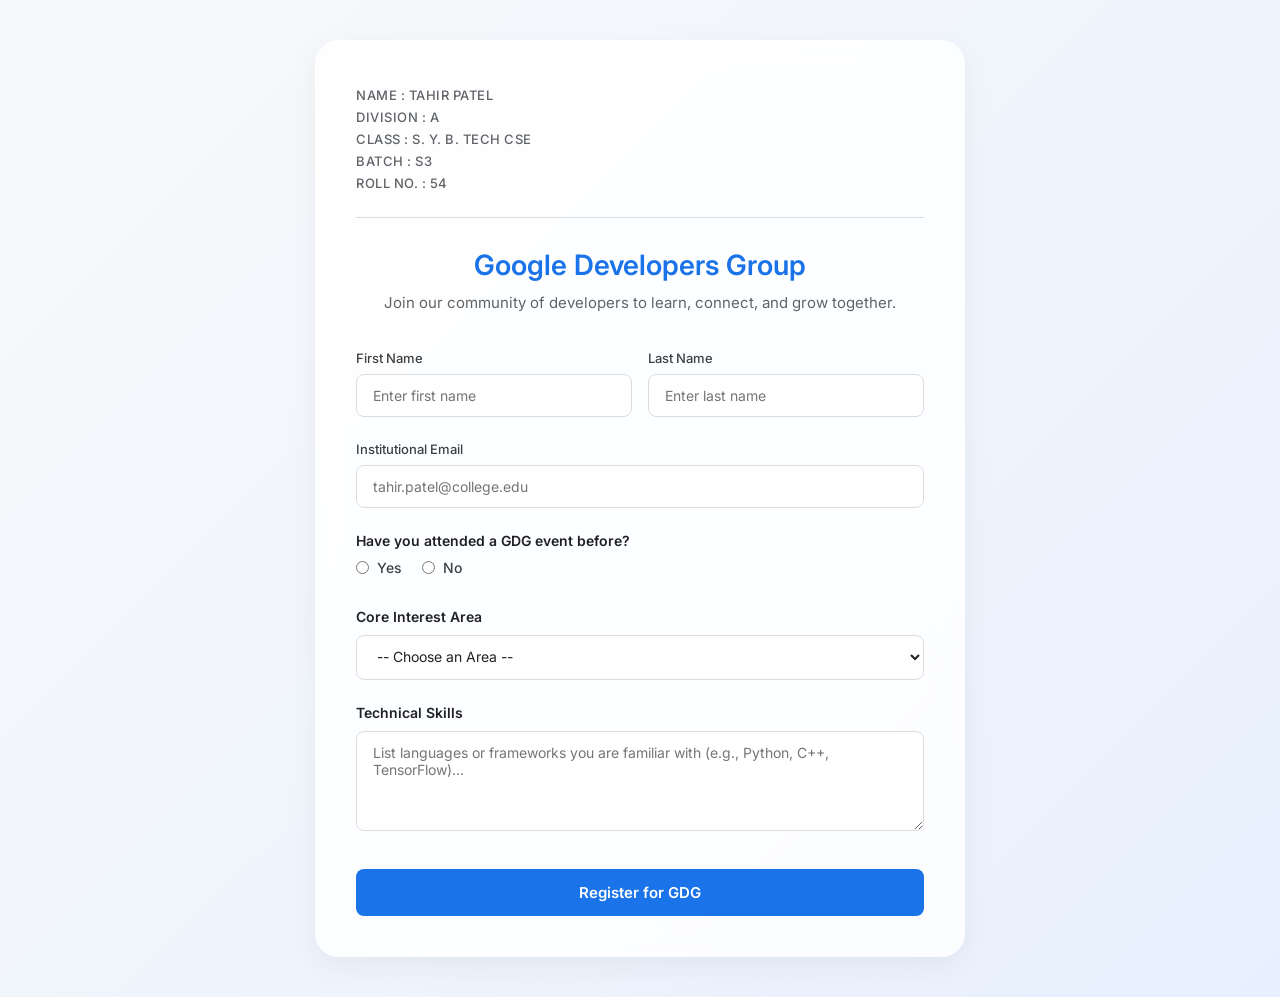
<file: Assignment9_Forms.html>
<!DOCTYPE html>
<html lang="en">
<head>
    <meta charset="utf-8">
    <title>GDG Entry Form</title>
    
    <link href="https://fonts.googleapis.com/css2?family=Inter:wght@400;500;600&display=swap" rel="stylesheet">
    <style>
        * {
            margin: 0;
            padding: 0;
            box-sizing: border-box;
        }

        body {
        
            background: linear-gradient(135deg, #f8f9fa 0%, #e8f0fe 100%);
            font-family: "Inter", sans-serif;
            color: #202124;
            padding: 40px 20px;
            min-height: 100vh;
        }

        .container {
            max-width: 650px;
            margin: 0 auto;
            
            background: rgba(255, 255, 255, 0.85);
            backdrop-filter: blur(12px);
            -webkit-backdrop-filter: blur(12px);
            padding: 40px;
            border-radius: 24px;
            box-shadow: 0 10px 30px rgba(0, 0, 0, 0.05);
            border: 1px solid rgba(255, 255, 255, 0.3);
        }

        .header-info {
            margin-bottom: 30px;
            padding-bottom: 20px;
            border-bottom: 1px solid #dadce0;
        }

        .header-info h3 {
            color: #5f6368;
            font-size: 13px;
            margin: 6px 0;
            font-weight: 500;
            text-transform: uppercase;
            letter-spacing: 0.5px;
        }

        .gdg-logo {
            display: flex;
            align-items: center;
            justify-content: center;
            margin-bottom: 10px;
        }

        h1 {
            color: #1a73e8; 
            text-align: center;
            font-size: 28px;
            font-weight: 600;
            margin-bottom: 10px;
        }

        h2 {
            color: #5f6368;
            font-size: 15px;
            margin-bottom: 35px;
            text-align: center;
            font-weight: 400;
            line-height: 1.5;
        }

        .form-group {
            margin-bottom: 24px;
        }

        p {
            color: #202124;
            font-size: 14px;
            font-weight: 600;
            margin-bottom: 10px;
        }

        label {
            display: block;
            color: #3c4043;
            font-size: 13px;
            font-weight: 500;
            margin-bottom: 8px;
        }

        input[type="text"],
        input[type="email"],
        select,
        textarea {
            padding: 12px 16px;
            border: 1px solid #dadce0;
            border-radius: 8px;
            font-family: inherit;
            font-size: 14px;
            color: #202124;
            background: #ffffff;
            width: 100%;
            transition: border-color 0.2s, box-shadow 0.2s;
        }

        input:focus, select:focus, textarea:focus {
            outline: none;
            border-color: #1a73e8;
            box-shadow: 0 0 0 2px rgba(26, 115, 232, 0.2);
        }

        .form-row {
            display: grid;
            grid-template-columns: 1fr 1fr;
            gap: 16px;
        }

        .radio-container {
            display: flex;
            gap: 20px;
            margin-top: 5px;
        }

        .radio-option {
            display: flex;
            align-items: center;
            font-size: 14px;
            cursor: pointer;
        }

        input[type="radio"] {
            margin-right: 8px;
            accent-color: #1a73e8;
        }

        textarea {
            resize: vertical;
            min-height: 100px;
        }

        .btn-submit {
            background-color: #1a73e8;
            color: white;
            border: none;
            padding: 14px;
            border-radius: 8px;
            font-family: inherit;
            font-size: 15px;
            font-weight: 600;
            cursor: pointer;
            width: 100%;
            margin-top: 10px;
            transition: background-color 0.2s, transform 0.1s;
        }

        .btn-submit:hover {
            background-color: #1765cc;
        }

        .btn-submit:active {
            transform: scale(0.98);
        }

        @media (max-width: 600px) {
            .form-row { grid-template-columns: 1fr; }
            .container { padding: 25px; }
        }
    </style>
</head>
<body>

    <div class="container">
        
        <div class="header-info">
            <h3>Name : Tahir Patel</h3>
            <h3>Division : A</h3>
            <h3>Class : S. Y. B. Tech CSE</h3>
            <h3>Batch : S3</h3>
            <h3>Roll No. : 54</h3>
        </div>

        <h1>Google Developers Group</h1>
        <h2>Join our community of developers to learn, connect, and grow together.</h2>

        <form>
            <div class="form-group">
                <div class="form-row">
                    <div>
                        <label for="Fname">First Name</label>
                        <input type="text" id="Fname" placeholder="Enter first name" required>
                    </div>
                    <div>
                        <label for="Lname">Last Name</label>
                        <input type="text" id="Lname" placeholder="Enter last name" required>
                    </div>
                </div>
            </div>

            <div class="form-group">
                <label for="email">Institutional Email</label>
                <input type="email" id="email" placeholder="tahir.patel@college.edu" required>
            </div>

            <div class="form-group">
                <p>Have you attended a GDG event before?</p>
                <div class="radio-container">
                    <label class="radio-option"><input type="radio" name="event" value="yes"> Yes</label>
                    <label class="radio-option"><input type="radio" name="event" value="no"> No</label>
                </div>
            </div>

            <div class="form-group">
                <p>Core Interest Area</p>
                <select name="interest" required>
                    <option value="">-- Choose an Area --</option>
                    <option value="web">Web Development</option>
                    <option value="cloud">Cloud Computing</option>
                    <option value="ml">Machine Learning</option>
                    <option value="android">Android Development</option>
                    <option value="uiux">UI/UX Design</option>
                </select>
            </div>

            <div class="form-group">
                <p>Technical Skills</p>
                <textarea name="skills" placeholder="List languages or frameworks you are familiar with (e.g., Python, C++, TensorFlow)..." required></textarea>
            </div>

            <button type="submit" class="btn-submit">Register for GDG</button>
        </form>
    </div>

</body>
</html>
</file>
